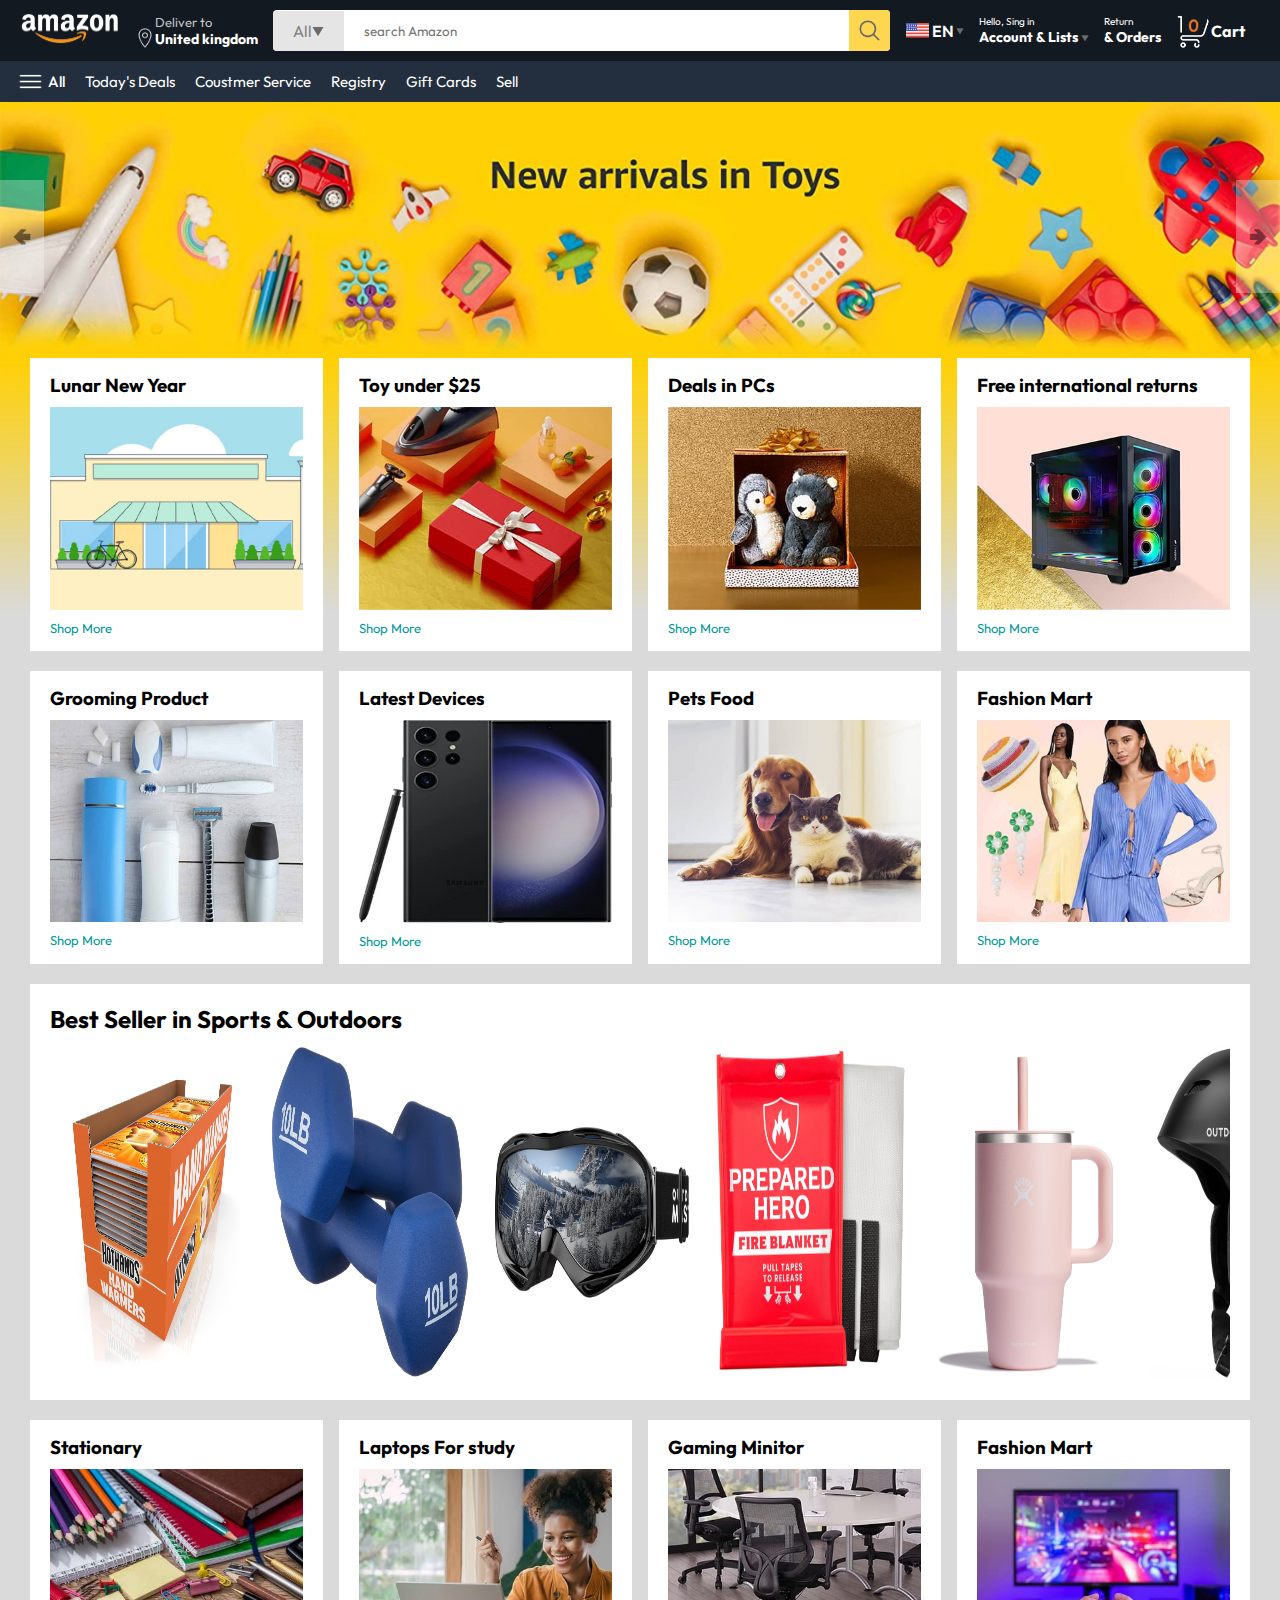
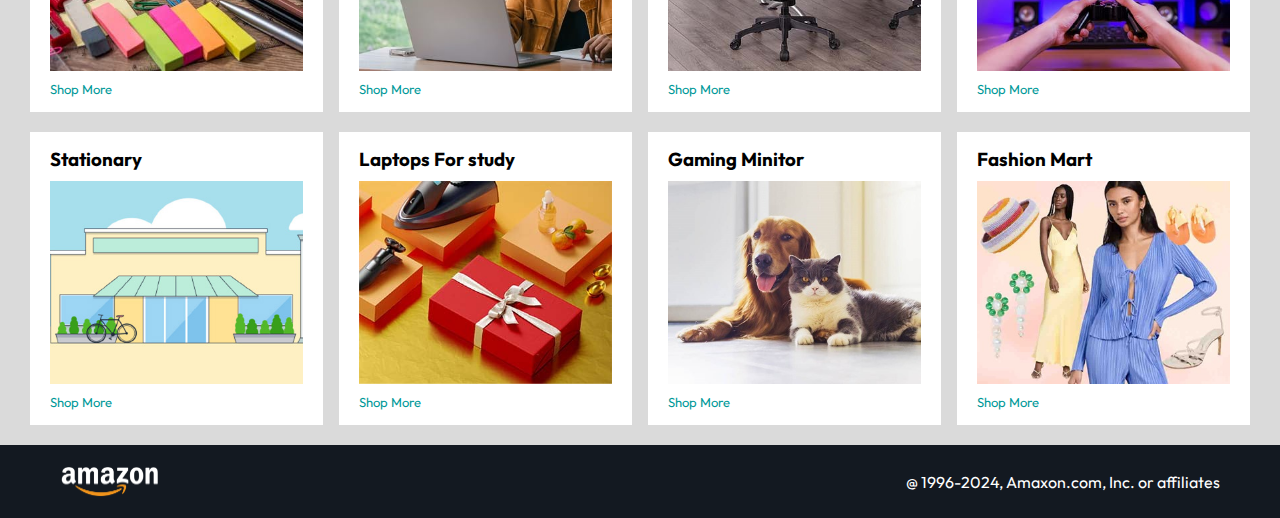
<file: index.html>
<!DOCTYPE html>
<html lang="en">
<head>
    <meta charset="UTF-8">
    <meta name="viewport" content="width=device-width, initial-scale=1.0">
    <title>Amazon Clone </title>
    <link rel="stylesheet" href="amazon.css">
</head>
<body>
    
   <nav>
    <a href="/"><img src="amazon_clone_img/assets/amazon_logo.png" width="100" alt="Image"></a>
   <div class="nav-country">
    <img src="amazon_clone_img/assets/location_icon.png" height="20" alt="Image">
    <div>
        <p>Deliver to</p>
        <h1>United kingdom</h1>
    </div>
   </div>

   <div class="nav-search">
    <div class="nav-search-gategory">
        <p>All</p>
        <img src="amazon_clone_img/assets/dropdown_icon.png" height="12" alt="">
    </div>
    <input type="text" class="nav-search-input" placeholder="search Amazon">
    <img src="amazon_clone_img/assets/search_icon.png"class ="nav-search-icon" alt="">

   </div>
   <div class="nav-language">
    <img src="amazon_clone_img/assets/us_flag.png" width = "25px"alt="">
    <p>EN</p>
    <img src="amazon_clone_img/assets/dropdown_icon.png"  width="8px" alt="">

   </div>
   <div class="nav-text">
    <p>Hello, Sing in</p>
    <h1>Account & Lists <img src="amazon_clone_img/assets/dropdown_icon.png"  width="8px"> </h1>
   </div>
   <div class="nav-text">
    <p>Return</p>
    <h1>& Orders  </h1>
   </div>
   <a href="" class="nav-cart">
    <img src="amazon_clone_img/assets/cart_icon.png" width="35px" alt="">
    <h4>Cart</h4>
   </a>
   </nav>

 <div class="nav-botom">
    <div>
    <img src="amazon_clone_img/assets/menu_icon.png" width="25px" alt="">
    <p>All</p>
</div>
<p>Today's Deals</p>
<p>Coustmer Service</p>
<p>Registry</p>
<p>Gift Cards</p>
<p>Sell</p>
 </div>

 <div class="header-slider">
    <a href="#" class="control_prev">&#129144</a>
    <a href="#" class="control_next">&#129146</a>
    <ul>
        <img src="amazon_clone_img/assets/header6.jpg" class="header-img" alt="">
        <img src="amazon_clone_img/assets/header2.jpg" class="header-img" alt="">
        <img src="amazon_clone_img/assets/header3.jpg" class="header-img" alt="">
        <img src="amazon_clone_img/assets/header4.jpg" class="header-img" alt="">
        <img src="amazon_clone_img/assets/header5.jpg" class="header-img" alt="">
        <img src="amazon_clone_img/assets/header1.jpg" class="header-img" alt="">
    </ul>
 </div>

 <div class="box-row header-box">
    <div class="box-col">
        <h3>Lunar New Year </h3>
        <img src="amazon_clone_img/assets/box1-1.jpg" alt="">
        <a href="/">Shop More</a>
    </div>
    <div class="box-col">
        <h3>Toy under $25</h3>
        <img src="amazon_clone_img/assets/box1-2.jpg" alt="">
        <a href="/">Shop More</a>
    </div>
    <div class="box-col">
        <h3>Deals in PCs</h3>
        <img src="amazon_clone_img/assets/box1-3.jpg" alt="">
        <a href="/">Shop More</a>
    </div>
    <div class="box-col">
        <h3>Free international returns</h3>
        <img src="amazon_clone_img/assets/box1-4.jpg" alt="">
        <a href="/">Shop More</a>
    </div>
 </div>
 <div class="box-row ">
    <div class="box-col">
        <h3>Grooming Product</h3>
        <img src="amazon_clone_img/assets/box2-1.jpg" alt="">
        <a href="/">Shop More</a>
    </div>
    <div class="box-col">
        <h3>Latest Devices</h3>
        <img src="amazon_clone_img/assets/box2-2.jpg" alt="">
        <a href="/">Shop More</a>
    </div>
    <div class="box-col">
        <h3>Pets Food</h3>
        <img src="amazon_clone_img/assets/box2-3.jpg" alt="">
        <a href="/">Shop More</a>
    </div>
    <div class="box-col">
        <h3>Fashion Mart</h3>
        <img src="amazon_clone_img/assets/box2-4.jpg" alt="">
        <a href="/">Shop More</a>
    </div>
 </div>

 <div class="product-slider">
    <h2>Best Seller in Sports  & Outdoors</h2>
    <div class="products">
        <img src="amazon_clone_img/assets/product1-1.jpg" alt="">
        <img src="amazon_clone_img/assets/product1-2.jpg" alt="">
        <img src="amazon_clone_img/assets/product1-3.jpg" alt="">
        <img src="amazon_clone_img/assets/product1-4.jpg" alt="">
        <img src="amazon_clone_img/assets/product1-5.jpg" alt="">
        <img src="amazon_clone_img/assets/product1-6.jpg" alt="">
        <img src="amazon_clone_img/assets/product1-7.jpg" alt="">
        <img src="amazon_clone_img/assets/product1-8.jpg" alt="">
        <img src="amazon_clone_img/assets/product1-9.jpg" alt="">
        <img src="amazon_clone_img/assets/product1-10.jpg" alt="">
    </div>
 </div>
 <div class="box-row ">
    <div class="box-col">
        <h3>Stationary</h3>
        <img src="amazon_clone_img/assets/box3-1.jpg" alt="">
        <a href="/">Shop More</a>
    </div>
    <div class="box-col">
        <h3>Laptops For study</h3>
        <img src="amazon_clone_img/assets/box3-2.jpg" alt="">
        <a href="/">Shop More</a>
    </div>
    <div class="box-col">
        <h3>Gaming Minitor</h3>
        <img src="amazon_clone_img/assets/box3-3.jpg" alt="">
        <a href="/">Shop More</a>
    </div>
    <div class="box-col">
        <h3>Fashion Mart</h3>
        <img src="amazon_clone_img/assets/box3-4.jpg" alt="">
        <a href="/">Shop More</a>
    </div>
 </div>
 <div class="box-row ">
    <div class="box-col">
        <h3>Stationary</h3>
        <img src="amazon_clone_img/assets/box1-1.jpg" alt="">
        <a href="/">Shop More</a>
    </div>
    <div class="box-col">
        <h3>Laptops For study</h3>
        <img src="amazon_clone_img/assets/box1-2.jpg" alt="">
        <a href="/">Shop More</a>
    </div>
    <div class="box-col">
        <h3>Gaming Minitor</h3>
        <img src="amazon_clone_img/assets/box2-3.jpg" alt="">
        <a href="/">Shop More</a>
    </div>
    <div class="box-col">
        <h3>Fashion Mart</h3>
        <img src="amazon_clone_img/assets/box2-4.jpg" alt="">
        <a href="/">Shop More</a>
    </div>
 </div>
 
 <footer>
    <img src="amazon_clone_img/assets/amazon_logo.png" width="100" alt="">
    <p>@ 1996-2024, Amaxon.com, Inc. or affiliates</p>
 </footer>

    <script src="amazon.js"></script>
</body>
</html>
</file>
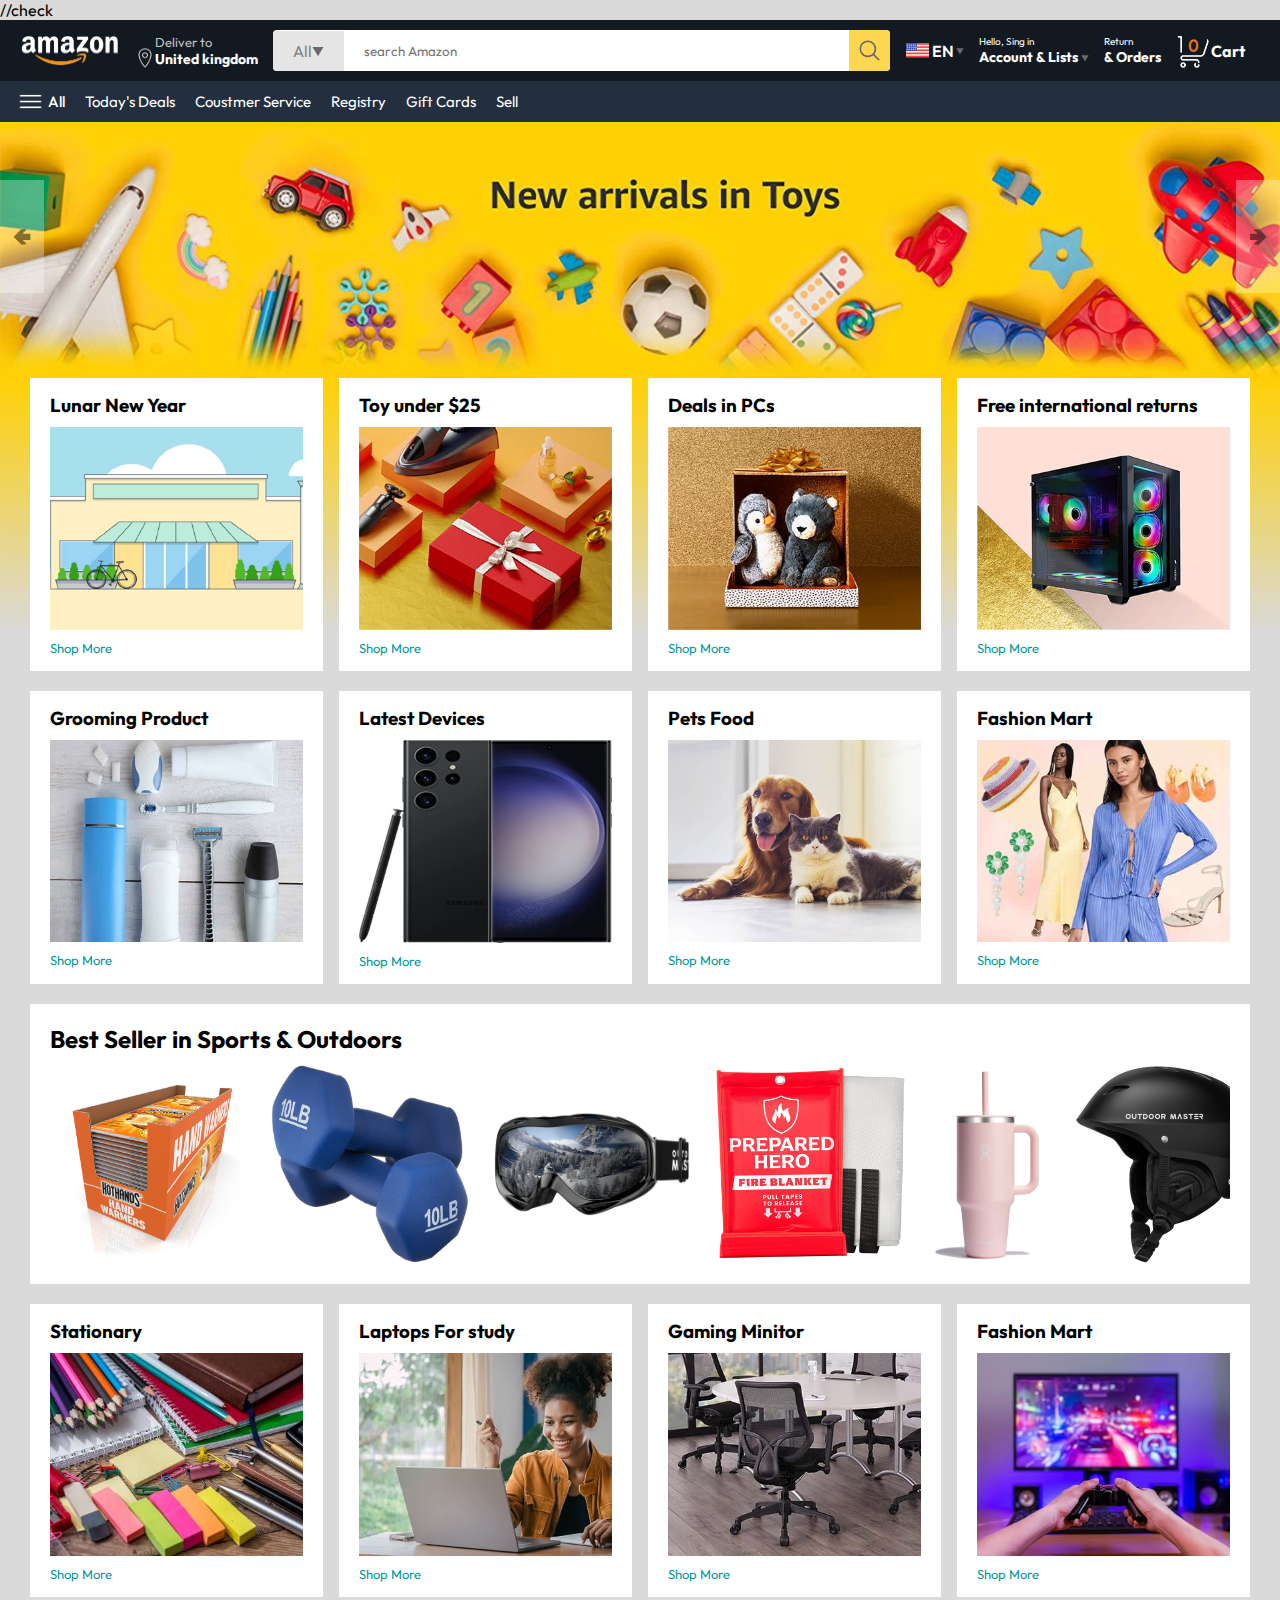
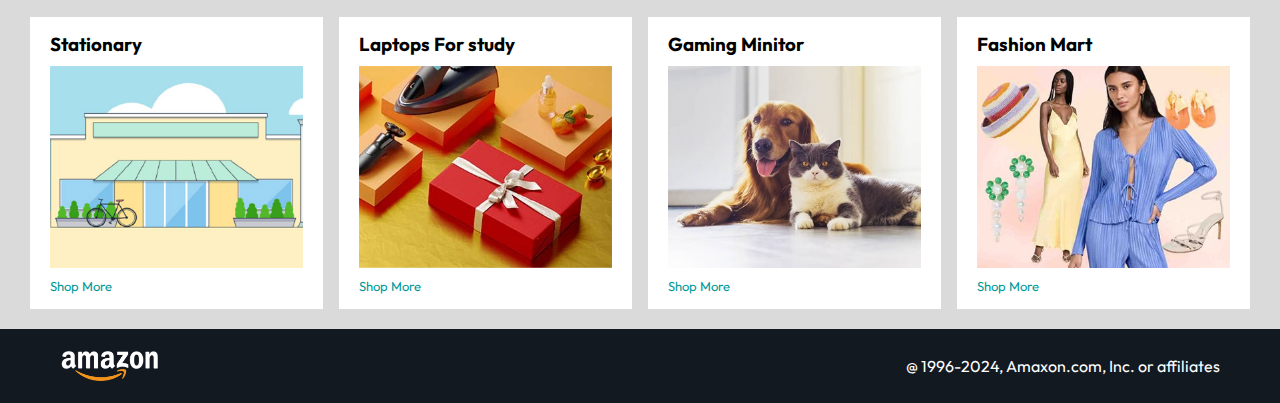
<file: amazon.html>
//check
<!DOCTYPE html>
<html lang="en">
<head>
    <meta charset="UTF-8">
    <meta name="viewport" content="width=device-width, initial-scale=1.0">
    <title>Amazon Clone </title>
    <link rel="stylesheet" href="amazon.css">
</head>
<body>
    
   <nav>
    <a href="/"><img src="amazon_clone_img/assets/amazon_logo.png" width="100" alt="Image"></a>
   <div class="nav-country">
    <img src="amazon_clone_img/assets/location_icon.png" height="20" alt="Image">
    <div>
        <p>Deliver to</p>
        <h1>United kingdom</h1>
    </div>
   </div>

   <div class="nav-search">
    <div class="nav-search-gategory">
        <p>All</p>
        <img src="amazon_clone_img/assets/dropdown_icon.png" height="12" alt="">
    </div>
    <input type="text" class="nav-search-input" placeholder="search Amazon">
    <img src="amazon_clone_img/assets/search_icon.png"class ="nav-search-icon" alt="">

   </div>
   <div class="nav-language">
    <img src="amazon_clone_img/assets/us_flag.png" width = "25px"alt="">
    <p>EN</p>
    <img src="amazon_clone_img/assets/dropdown_icon.png"  width="8px" alt="">

   </div>
   <div class="nav-text">
    <p>Hello, Sing in</p>
    <h1>Account & Lists <img src="amazon_clone_img/assets/dropdown_icon.png"  width="8px"> </h1>
   </div>
   <div class="nav-text">
    <p>Return</p>
    <h1>& Orders  </h1>
   </div>
   <a href="" class="nav-cart">
    <img src="amazon_clone_img/assets/cart_icon.png" width="35px" alt="">
    <h4>Cart</h4>
   </a>
   </nav>

 <div class="nav-botom">
    <div>
    <img src="amazon_clone_img/assets/menu_icon.png" width="25px" alt="">
    <p>All</p>
</div>
<p>Today's Deals</p>
<p>Coustmer Service</p>
<p>Registry</p>
<p>Gift Cards</p>
<p>Sell</p>
 </div>

 <div class="header-slider">
    <a href="#" class="control_prev">&#129144</a>
    <a href="#" class="control_next">&#129146</a>
    <ul>
        <img src="amazon_clone_img/assets/header6.jpg" class="header-img" alt="">
        <img src="amazon_clone_img/assets/header2.jpg" class="header-img" alt="">
        <img src="amazon_clone_img/assets/header3.jpg" class="header-img" alt="">
        <img src="amazon_clone_img/assets/header4.jpg" class="header-img" alt="">
        <img src="amazon_clone_img/assets/header5.jpg" class="header-img" alt="">
        <img src="amazon_clone_img/assets/header1.jpg" class="header-img" alt="">
    </ul>
 </div>

 <div class="box-row header-box">
    <div class="box-col">
        <h3>Lunar New Year </h3>
        <img src="amazon_clone_img/assets/box1-1.jpg" alt="">
        <a href="/">Shop More</a>
    </div>
    <div class="box-col">
        <h3>Toy under $25</h3>
        <img src="amazon_clone_img/assets/box1-2.jpg" alt="">
        <a href="/">Shop More</a>
    </div>
    <div class="box-col">
        <h3>Deals in PCs</h3>
        <img src="amazon_clone_img/assets/box1-3.jpg" alt="">
        <a href="/">Shop More</a>
    </div>
    <div class="box-col">
        <h3>Free international returns</h3>
        <img src="amazon_clone_img/assets/box1-4.jpg" alt="">
        <a href="/">Shop More</a>
    </div>
 </div>
 <div class="box-row ">
    <div class="box-col">
        <h3>Grooming Product</h3>
        <img src="amazon_clone_img/assets/box2-1.jpg" alt="">
        <a href="/">Shop More</a>
    </div>
    <div class="box-col">
        <h3>Latest Devices</h3>
        <img src="amazon_clone_img/assets/box2-2.jpg" alt="">
        <a href="/">Shop More</a>
    </div>
    <div class="box-col">
        <h3>Pets Food</h3>
        <img src="amazon_clone_img/assets/box2-3.jpg" alt="">
        <a href="/">Shop More</a>
    </div>
    <div class="box-col">
        <h3>Fashion Mart</h3>
        <img src="amazon_clone_img/assets/box2-4.jpg" alt="">
        <a href="/">Shop More</a>
    </div>
 </div>

 <div class="product-slider">
    <h2>Best Seller in Sports  & Outdoors</h2>
    <div class="products">
        <img src="amazon_clone_img/assets/product1-1.jpg" alt="">
        <img src="amazon_clone_img/assets/product1-2.jpg" alt="">
        <img src="amazon_clone_img/assets/product1-3.jpg" alt="">
        <img src="amazon_clone_img/assets/product1-4.jpg" alt="">
        <img src="amazon_clone_img/assets/product1-5.jpg" alt="">
        <img src="amazon_clone_img/assets/product1-6.jpg" alt="">
        <img src="amazon_clone_img/assets/product1-7.jpg" alt="">
        <img src="amazon_clone_img/assets/product1-8.jpg" alt="">
        <img src="amazon_clone_img/assets/product1-9.jpg" alt="">
        <img src="amazon_clone_img/assets/product1-10.jpg" alt="">
    </div>
 </div>
 <div class="box-row ">
    <div class="box-col">
        <h3>Stationary</h3>
        <img src="amazon_clone_img/assets/box3-1.jpg" alt="">
        <a href="/">Shop More</a>
    </div>
    <div class="box-col">
        <h3>Laptops For study</h3>
        <img src="amazon_clone_img/assets/box3-2.jpg" alt="">
        <a href="/">Shop More</a>
    </div>
    <div class="box-col">
        <h3>Gaming Minitor</h3>
        <img src="amazon_clone_img/assets/box3-3.jpg" alt="">
        <a href="/">Shop More</a>
    </div>
    <div class="box-col">
        <h3>Fashion Mart</h3>
        <img src="amazon_clone_img/assets/box3-4.jpg" alt="">
        <a href="/">Shop More</a>
    </div>
 </div>
 <div class="box-row ">
    <div class="box-col">
        <h3>Stationary</h3>
        <img src="amazon_clone_img/assets/box1-1.jpg" alt="">
        <a href="/">Shop More</a>
    </div>
    <div class="box-col">
        <h3>Laptops For study</h3>
        <img src="amazon_clone_img/assets/box1-2.jpg" alt="">
        <a href="/">Shop More</a>
    </div>
    <div class="box-col">
        <h3>Gaming Minitor</h3>
        <img src="amazon_clone_img/assets/box2-3.jpg" alt="">
        <a href="/">Shop More</a>
    </div>
    <div class="box-col">
        <h3>Fashion Mart</h3>
        <img src="amazon_clone_img/assets/box2-4.jpg" alt="">
        <a href="/">Shop More</a>
    </div>
 </div>
 
 <footer>
    <img src="amazon_clone_img/assets/amazon_logo.png" width="100" alt="">
    <p>@ 1996-2024, Amaxon.com, Inc. or affiliates</p>
 </footer>

    <script src="amazon.js"></script>
</body>
</html>
</file>
<file: amazon.css>
@import url('https://fonts.googleapis.com/css2?family=Outfit&display=swap');
*{
    padding: 0;
    margin: 0;
    box-sizing: border-box;
    font-family: Outfit;


}
body{
    background: #dadada ;
}
a{
    text-decoration: none;
    color: inherit ;

}
nav{
    
    display: flex ;
    align-items: center;
    justify-content: space-between;
    background: #131921;
    padding : 10px 20px;
    color: #fff;
    
}
.nav-country{
    display: flex;
    align-items: end;
    margin-left: 15px;
    font-size: 13px;
    color: #c4c4c4;
}
.nav-country h1{
    color: #fff;
    font-size: 14px;
}
.nav-search{
    flex: 1;
    display: flex;
    align-items: center;
    background: #fff;
    color :gray;
    max-width: 1000px;
    border-radius: 4px;
    margin-left: 15px ;



}
.nav-search-gategory{
    display: flex;
    align-items: center;
    padding: 10px 20px;
    background: #e5e5e5;
    border-radius: 4px 0 0 4px;
}
.nav-search-input{

    border: none;
    outline: none;
    padding-left: 20px;
    width: 100%;
}
.nav-search-icon{
    max-width: 41px;
    padding: 8px;
    background: #ffd64f ;
    border-radius: 0 4px 4px 0;

}
.nav-language{
    display: flex;
    align-items: center;
    gap: 2px;
    font-weight: 600;
    margin-left: 15px;
}
.nav-text{
    margin-left: 15px;

}
.nav-text p{
    font-size: 10px;
}
.nav-text h1{
    font-size: 14px;
}
.nav-cart{
    display: flex;
    align-items: center;
    margin: 0px 15px;

}
.nav-botom{
    display: flex;
    align-items: center;
    gap: 20px;
    padding: 8px 18px;
    background: #232f3e;
    color: #fff;
    font-size: 15px;

}
.nav-botom div{
    display: flex;
    align-items: center;
    gap: 5px;
    font-weight: 500;

}
.header-slider ul{
    display: flex;
    overflow-y: hidden;
}
.header-img{
    max-width: 100%;
    mask-image: linear-gradient(to bottom, #000000 50%, transparent 100%);

}
.header-slider a{
    position: absolute;
    top: 20%;
    z-index: 1;
    padding: 5vh 1vw;
    background: #ffffff4f;
    color: #0000007b;
    text-decoration: none;
    font-weight: 600;
    font-size: 18px;
    cursor: pointer;

}
.control_next{
   right: 0; 
}
.box-row{
    display: flex;
    flex-wrap: wrap;
    row-gap: 20px;
    justify-content: space-between;
    margin: 20px 30px;

}
.box-col{
    display: flex;
    flex-direction: column;
    gap: 10px;
    padding: 15px 20px;
    background: #fff;
    max-width: 24%;
    min-width: 200px ;
    z-index: 1;
}
.box-col a{
    font-size: 13px;
    color: #009999;
}
.header-box{
   margin-top: -20vw; 
}
.product-slider{
    background: #fff;
    margin: 0 30px;
    padding: 20px;
    margin-bottom: 15px;

}
.product-slider .products{
    display: flex;
    overflow-x: auto;
    gap: 20px;
    margin-top: 10px;
}
.product-slider .products img{
    max-width: 200px;
    max-height: 200;

}
.product-slider .products::-webkit-scrollbar{
    display: none;
}
footer{
    display: flex;
    justify-content: space-between;
    align-items: center;
    color: #fff;
    background: #131921;
    padding: 20px 60px;
}
</file>
